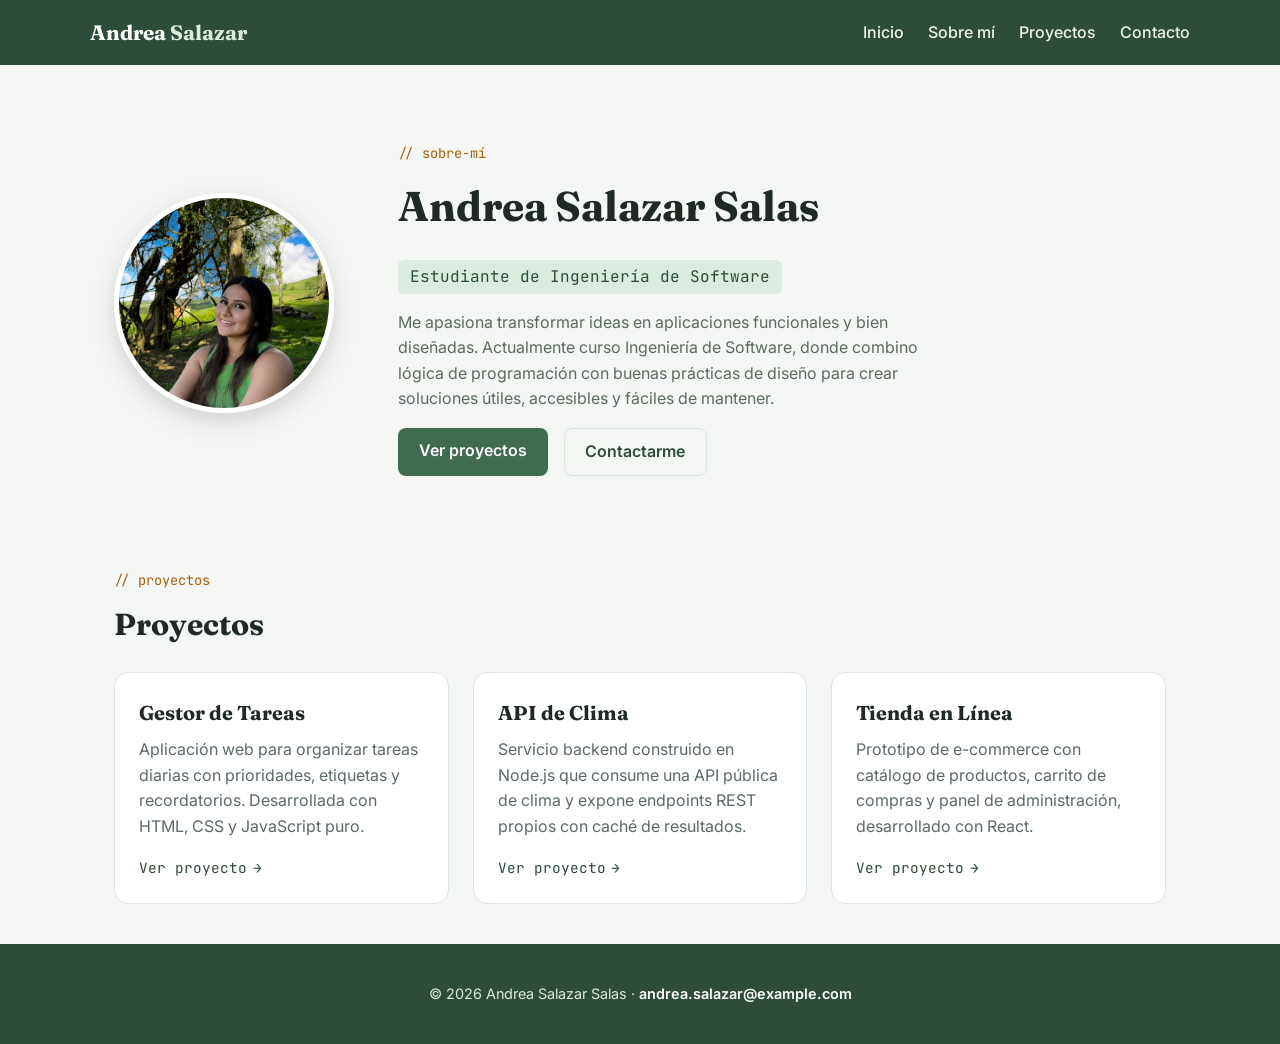
<file: Portafolio-Workshop/index.html>
<!DOCTYPE html>
<html lang="es">
<head>
<meta charset="UTF-8">
<meta name="viewport" content="width=device-width, initial-scale=1.0">
<title>Mi Portafolio · Andrea Salazar Salas</title>
<meta name="description" content="Portafolio de Andrea Salazar Salas, estudiante de Ingeniería de Software.">

<link rel="preconnect" href="https://fonts.googleapis.com">
<link rel="preconnect" href="https://fonts.gstatic.com" crossorigin>
<link href="https://fonts.googleapis.com/css2?family=Fraunces:opsz,wght@9..144,400;9..144,600;9..144,700&family=Inter:wght@400;500;600&family=JetBrains+Mono:wght@500&display=swap" rel="stylesheet">

<link rel="stylesheet" href="style.css">
</head>
<body>

<a class="skip-link" href="#contenido">Saltar al contenido principal</a>

<header class="site-header">
  <div class="container nav-bar">
    <a href="#inicio" class="brand">Andrea <span>Salazar</span></a>
    <nav class="main-nav" aria-label="Navegación principal">
      <ul>
        <li><a href="#inicio">Inicio</a></li>
        <li><a href="#sobre-mi">Sobre mí</a></li>
        <li><a href="#proyectos">Proyectos</a></li>
        <li><a href="#contacto">Contacto</a></li>
      </ul>
    </nav>
  </div>
</header>

<main id="contenido">

  <!-- ===================== HERO / PERFIL ===================== -->
  <section id="inicio" class="hero" aria-labelledby="hero-heading">
    <div class="container hero-grid">

      <div class="avatar-wrap">
        <img
          src="avatar.jpg"
          alt="Foto de perfil de Andrea Salazar Salas, sonriendo al aire libre"
          width="220"
          height="220">
      </div>

      <div class="hero-content" id="sobre-mi">
        <p class="eyebrow">// sobre-mí</p>
        <h1 id="hero-heading">Andrea Salazar Salas</h1>
        <p class="role">Estudiante de Ingeniería de Software</p>
        <p class="bio">
          Me apasiona transformar ideas en aplicaciones funcionales y bien diseñadas.
          Actualmente curso Ingeniería de Software, donde combino lógica de programación
          con buenas prácticas de diseño para crear soluciones útiles, accesibles y
          fáciles de mantener.
        </p>
        <div class="hero-actions">
          <a class="btn btn-primary" href="#proyectos">Ver proyectos</a>
          <a class="btn btn-secondary" href="#contacto">Contactarme</a>
        </div>
      </div>

    </div>
  </section>

  <!-- ===================== PROYECTOS ===================== -->
  <section id="proyectos" aria-labelledby="proyectos-heading">
    <div class="container">
      <p class="eyebrow">// proyectos</p>
      <h2 class="section-title" id="proyectos-heading">Proyectos</h2>

      <ul class="projects-grid">

        <li class="project-card">
          <h3>Gestor de Tareas</h3>
          <p>
            Aplicación web para organizar tareas diarias con prioridades, etiquetas
            y recordatorios. Desarrollada con HTML, CSS y JavaScript puro.
          </p>
          <a class="project-link" href="https://github.com/andreasalazar/gestor-tareas">
            Ver proyecto
          </a>
        </li>

        <li class="project-card">
          <h3>API de Clima</h3>
          <p>
            Servicio backend construido en Node.js que consume una API pública de
            clima y expone endpoints REST propios con caché de resultados.
          </p>
          <a class="project-link" href="https://github.com/andreasalazar/api-clima">
            Ver proyecto
          </a>
        </li>

        <li class="project-card">
          <h3>Tienda en Línea</h3>
          <p>
            Prototipo de e-commerce con catálogo de productos, carrito de compras
            y panel de administración, desarrollado con React.
          </p>
          <a class="project-link" href="https://github.com/andreasalazar/tienda-react">
            Ver proyecto
          </a>
        </li>

      </ul>
    </div>
  </section>

</main>

<!-- ===================== FOOTER / CONTACTO ===================== -->
<footer class="site-footer" id="contacto">
  <div class="container">
    <p>
      © 2026 Andrea Salazar Salas ·
      <a href="mailto:andrea.salazar@example.com">andrea.salazar@example.com</a>
    </p>
  </div>
</footer>

</body>
</html>
</file>
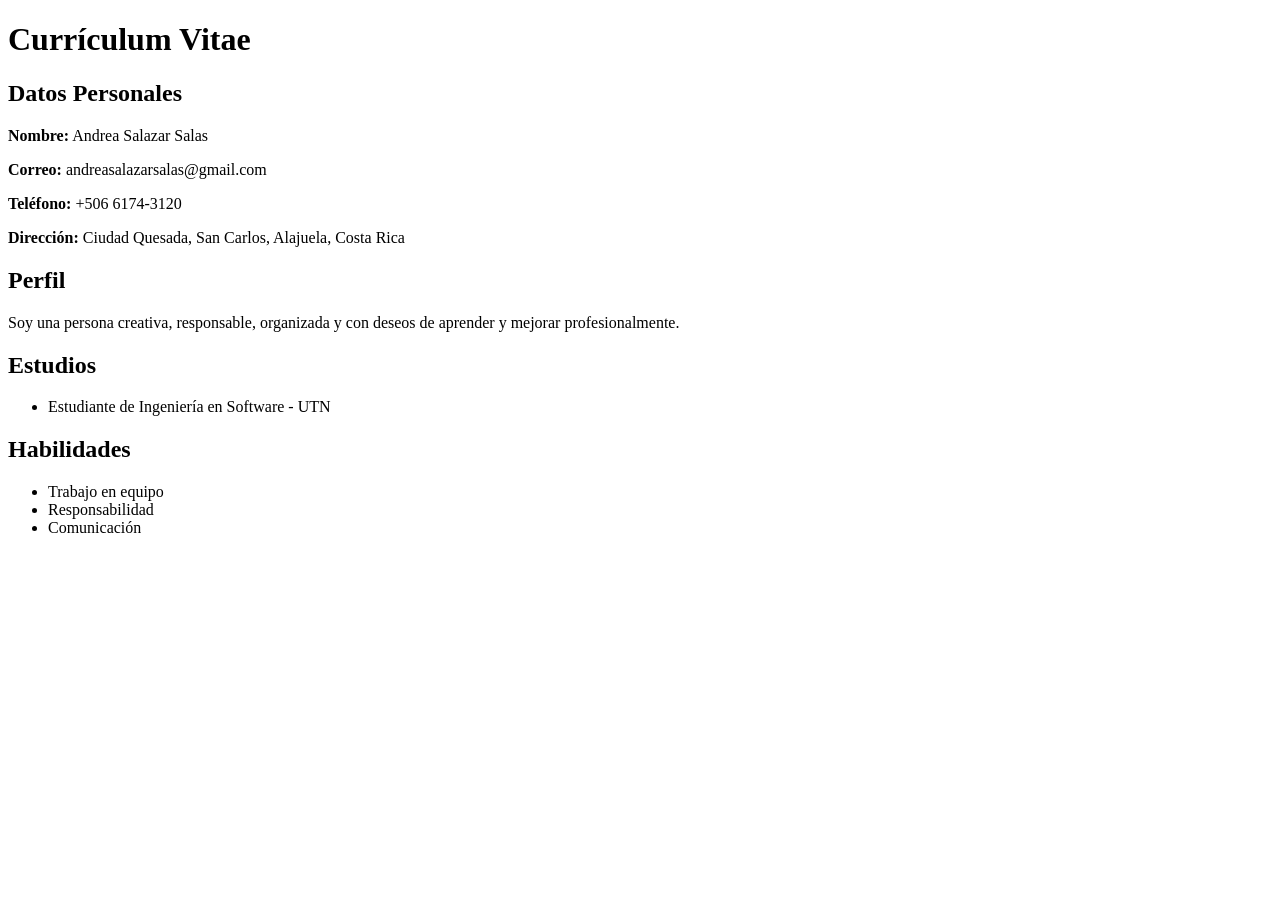
<file: cv Andrea.html>
<!DOCTYPE html>
<html lang="es">
<head>
    <meta charset="UTF-8">
    <title>Mi CV</title>
</head>
<body>
    <h1>Currículum Vitae</h1>

    <h2>Datos Personales</h2>
    <p><strong>Nombre:</strong> Andrea Salazar Salas</p>
    <p><strong>Correo:</strong> andreasalazarsalas@gmail.com</p>
    <p><strong>Teléfono:</strong> +506 6174-3120</p>
    <p><strong>Dirección:</strong> Ciudad Quesada, San Carlos, Alajuela, Costa Rica</p>

    <h2>Perfil</h2>
    <p>Soy una persona creativa, responsable, organizada y con deseos de aprender y mejorar profesionalmente.</p>

    <h2>Estudios</h2>
    <ul>
        <li>Estudiante de Ingeniería en Software - UTN</li>
    </ul>

    <h2>Habilidades</h2>
    <ul>
        <li>Trabajo en equipo</li>
        <li>Responsabilidad</li>
        <li>Comunicación</li>
    </ul>
</body>
</html>
</file>
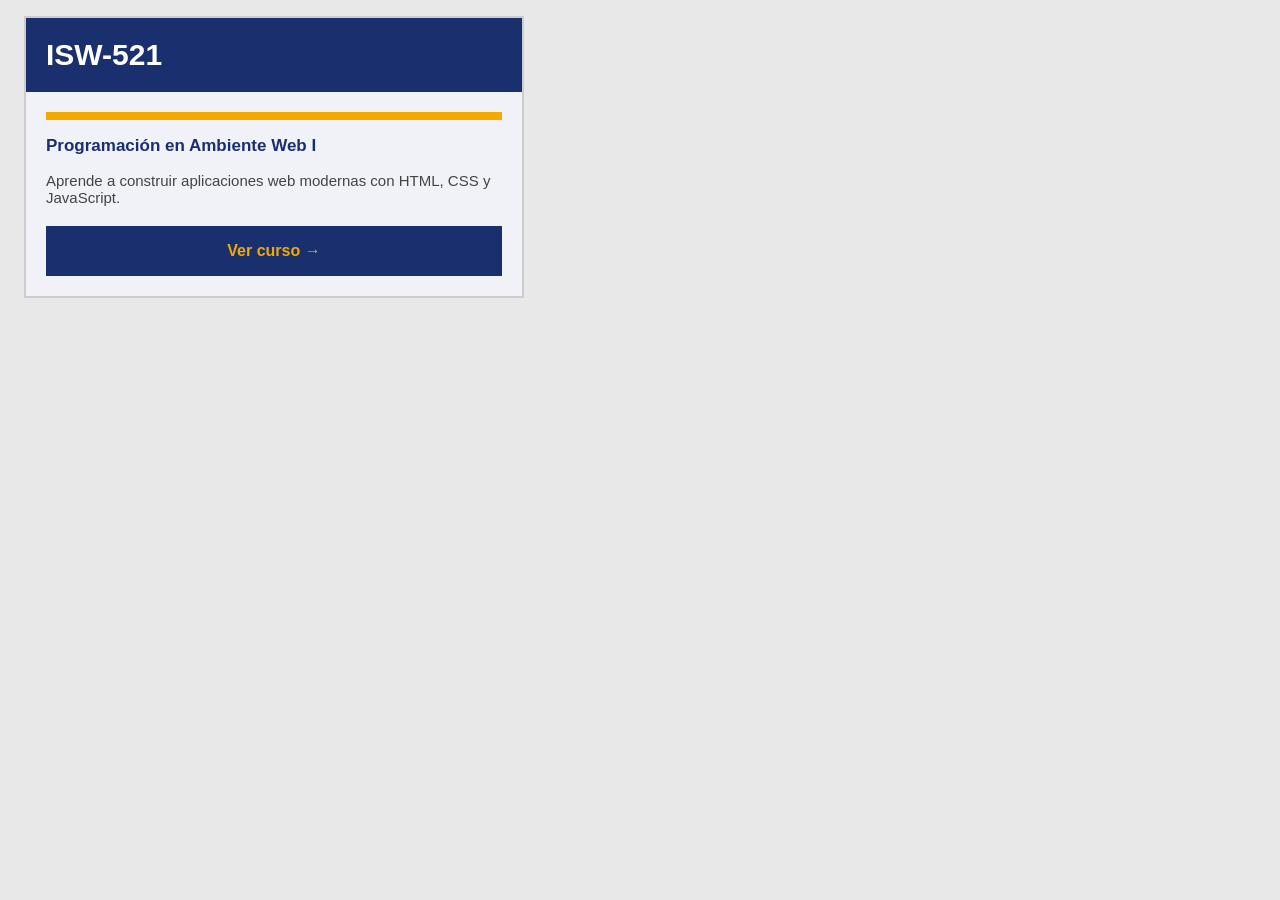
<file: clase-04/workshop.html>
<!-- Le dice al navegador que es un documento HTML en español.
         Siempre va al inicio. -->
<!DOCTYPE html>
<html lang="es">
    
<head> <!--head ayuda a configurar  lo siguiente , 
  el head lo lee pero no lo muestra al usuario, el navegador necesita saber antes de mostrar la pagina -->

  <!--- meta significa informacion sobre la pagina , le da datos al navegador-->
  <meta charset="UTF-8"> <!--este debe ir primero, permite el uso de tildes y ñ , si se pone despues puede que lo lea mal -->

  <meta name="viewport" content="width=device-width, initial-scale=1.0"> <!--permite que la pagina se vea bien en dispositivos moviles y que no se haga zoom automatico -->
  <title>ISW-521</title> <!--texto que aparece en la pestaña del navegador -->
  <link rel="stylesheet"   href="style.css">
  <!--conecta con el archivo de estilos y  le dice el nombre del archivo -->

</head>
<!---Cierra la etiqueta  de configuracion -->

<!--COMIENZA EL CUERPO DE LA PAGINA -->
<body>
 
  <!-- -->
  <div class="tarjeta">

    <!-- Parte de arriba: fondo azul con el código del curso -->
    <div class="encabezado">
      <h1>ISW-521</h1>
    </div>

    <!-- Parte de abajo: contenido del curso -->
    <div class="cuerpo">

      <!-- Línea dorada decorativa -->
      <div class="linea-dorada"></div>

      <!-- Nombre del curso -->
      <h2>Programación en Ambiente Web I</h2>

      <!-- Descripción -->
      <p>Aprende a construir aplicaciones web modernas con HTML, CSS y JavaScript.</p>

      <!-- Botón -->
      <button class="boton">Ver curso →</button>

    </div>
  </div>

</body>
</html>
</file>
<file: Portafolio-Workshop/style.css>
* {
  box-sizing: border-box
}

html {
  scroll-behavior: smooth
}

body {
  margin: 0;
  background: #F5F7F4;
  color: #1F2A24;
  font-family: 'Inter', sans-serif;
  font-size: 16px;
  line-height: 1.6
}

img {
  max-width: 100%;
  display: block
}

ul {
  margin: 0;
  padding: 0;
  list-style: none
}

a {
  color: #2C4D38;
  text-decoration: none
}

a:focus-visible,
button:focus-visible {
  outline: 3px solid #A6610F;
  outline-offset: 3px;
  border-radius: 4px
}

.skip-link {
  position: absolute;
  left: -999px;
  background: #1F2A24;
  color: #fff;
  padding: .5rem 1rem;
  z-index: 100
}

.skip-link:focus {
  left: 0;
  top: 0
}

.container {
  max-width: 1100px;
  margin: 0 auto;
  padding: 0 1.5rem
}

.eyebrow {
  font-family: 'JetBrains Mono', monospace;
  font-size: .85rem;
  color: #A6610F;
  display: block;
  margin-bottom: .5rem
}

header {
  background: #2C4D38;
  color: #fff
}

.nav-bar {
  display: flex;
  align-items: center;
  justify-content: space-between;
  flex-wrap: wrap;
  gap: 1rem;
  padding: 1rem 0
}

.brand {
  font-family: 'Fraunces', serif;
  font-weight: 700;
  font-size: 1.3rem;
  color: #fff
}

.brand span {
  color: #DCEBE0
}

.main-nav ul {
  display: flex;
  gap: 1.5rem
}

.main-nav a {
  color: #EDF3EE;
  font-weight: 500;
  border-bottom: 2px solid transparent
}

.main-nav a:hover,
.main-nav a:focus-visible {
  border-color: #A6610F;
  color: #fff
}

.hero {
  padding: 4rem 0 2.5rem
}

.hero-grid {
  display: flex;
  flex-direction: column;
  align-items: center;
  text-align: center;
  gap: 1.5rem
}

.avatar-wrap {
  width: 180px;
  height: 180px;
  border-radius: 50%;
  overflow: hidden;
  border: 5px solid #fff;
  box-shadow: 0 8px 24px rgba(31, 42, 36, .18)
}

.avatar-wrap img {
  width: 100%;
  height: 100%;
  object-fit: cover;
  object-position: center 22%
}

h1 {
  font-family: 'Fraunces', serif;
  font-size: clamp(1.9rem, 5vw, 2.6rem);
  margin: 0 0 .3rem
}

.role {
  font-family: 'JetBrains Mono', monospace;
  color: #2C4D38;
  background: #DCEBE0;
  display: inline-block;
  padding: .25rem .75rem;
  border-radius: 6px;
  margin-bottom: 1rem
}

.bio {
  color: #5B6B61;
  max-width: 540px;
  margin: 0 auto
}

.hero-actions {
  display: flex;
  gap: 1rem;
  margin-top: 1rem;
  flex-wrap: wrap;
  justify-content: center
}

.btn {
  display: inline-block;
  font-weight: 600;
  padding: .65rem 1.3rem;
  border-radius: 8px
}

.btn-primary {
  background: #3F6B4F;
  color: #fff
}

.btn-primary:hover {
  background: #2C4D38
}

.btn-secondary {
  color: #2C4D38;
  border: 1.5px solid #DCE5DE
}

.btn-secondary:hover {
  border-color: #3F6B4F
}

section {
  padding: 2.5rem 0
}

.section-title {
  font-family: 'Fraunces', serif;
  font-size: clamp(1.5rem, 3vw, 1.9rem);
  margin: 0 0 1.5rem
}

.projects-grid {
  display: grid;
  grid-template-columns: 1fr;
  gap: 1.5rem
}

.project-card {
  background: #fff;
  border: 1px solid #DCE5DE;
  border-radius: 14px;
  padding: 1.5rem;
  display: flex;
  flex-direction: column;
  gap: .5rem;
  transition: .2s
}

.project-card:hover {
  transform: translateY(-4px);
  box-shadow: 0 10px 24px rgba(31, 42, 36, .1)
}

.project-card h3 {
  font-family: 'Fraunces', serif;
  font-size: 1.25rem;
  margin: 0
}

.project-card p {
  color: #5B6B61;
  margin: 0;
  flex-grow: 1
}

.project-link {
  font-family: 'JetBrains Mono', monospace;
  font-size: .9rem;
  color: #2C4D38;
  display: inline-flex;
  gap: .4em;
  margin-top: .5rem
}

.project-link::after {
  content: "→"
}

footer {
  background: #2C4D38;
  color: #DCEBE0;
  padding: 1.5rem 0;
  text-align: center;
  font-size: .9rem
}

footer a {
  color: #fff;
  font-weight: 600
}

/* Móvil: menos de 600px → nav vertical, proyectos en 1 columna, fuente/márgenes reducidos */
@media (max-width:599px) {
  body {
    font-size: 14.5px
  }

  .container {
    padding: 0 1rem
  }

  .hero {
    padding: 1.5rem 0 1rem
  }

  section {
    padding: 1.5rem 0
  }

  .avatar-wrap {
    width: 130px;
    height: 130px
  }

  .nav-bar {
    flex-direction: column;
    align-items: flex-start;
    gap: .5rem
  }

  .main-nav ul {
    flex-direction: column;
    width: 100%;
    gap: 0
  }

  .main-nav a {
    display: block;
    padding: .55rem 0;
    width: 100%;
    border-bottom: 1px solid rgba(255, 255, 255, .12)
  }
}

/* Tablet: 600px–1024px → proyectos en 2 columnas */
@media (min-width:600px) and (max-width:1024px) {
  .projects-grid {
    grid-template-columns: repeat(2, 1fr)
  }
}

/* Escritorio: más de 1024px → proyectos en 3 columnas, avatar a la izquierda */
@media (min-width:1025px) {
  .projects-grid {
    grid-template-columns: repeat(3, 1fr)
  }

  .hero-grid {
    flex-direction: row;
    text-align: left;
    gap: 4rem
  }

  .avatar-wrap {
    width: 220px;
    height: 220px
  }

  .hero-actions {
    justify-content: flex-start
  }

  .bio {
    margin: 0
  }
}

@media (prefers-reduced-motion:reduce) {
  * {
    transition: none !important;
    scroll-behavior: auto !important
  }
}
</file>
<file: clase-04/style.css>
/* Fondo de la página */
body {
  background-color: #e8e8e8;
  font-family: Arial, sans-serif;
}

/* Tarjeta principal */
.tarjeta {
  width: 500px;
  margin: 16px;
  border: 2px solid #ccc;
  background-color: #f0f2f8;
  box-sizing: border-box;
}

/* Encabezado azul */
.encabezado {
  background-color: #1a2f6e;
  padding: 20px;
}

.encabezado h1 {
  margin: 0;
  color: white;
  font-size: 30px;
}

/* Cuerpo de la tarjeta */
.cuerpo {
  padding: 20px;
}

/* Línea dorada */
.linea-dorada {
  height: 8px;
  background-color: #f5a800;
  margin-bottom: 16px;
}

/* Subtítulo del curso */
.cuerpo h2 {
  color: #1a2f6e;
  font-size: 17px;
  margin: 0 0 16px 0;
}

/* Descripción */
.cuerpo p {
  color: #444;
  font-size: 15px;
  margin: 0 0 20px 0;
}

/* Botón */
.boton {
  display: block;
  width: 100%;
  background-color: #1a2f6e;
  color: #f5a800;
  font-weight: bold;
  font-size: 16px;
  padding: 16px;
  text-align: center;
  border: none;
  cursor: pointer;
  box-sizing: border-box;
}

.boton:hover {
  background-color: #14255a;
}
</file>
